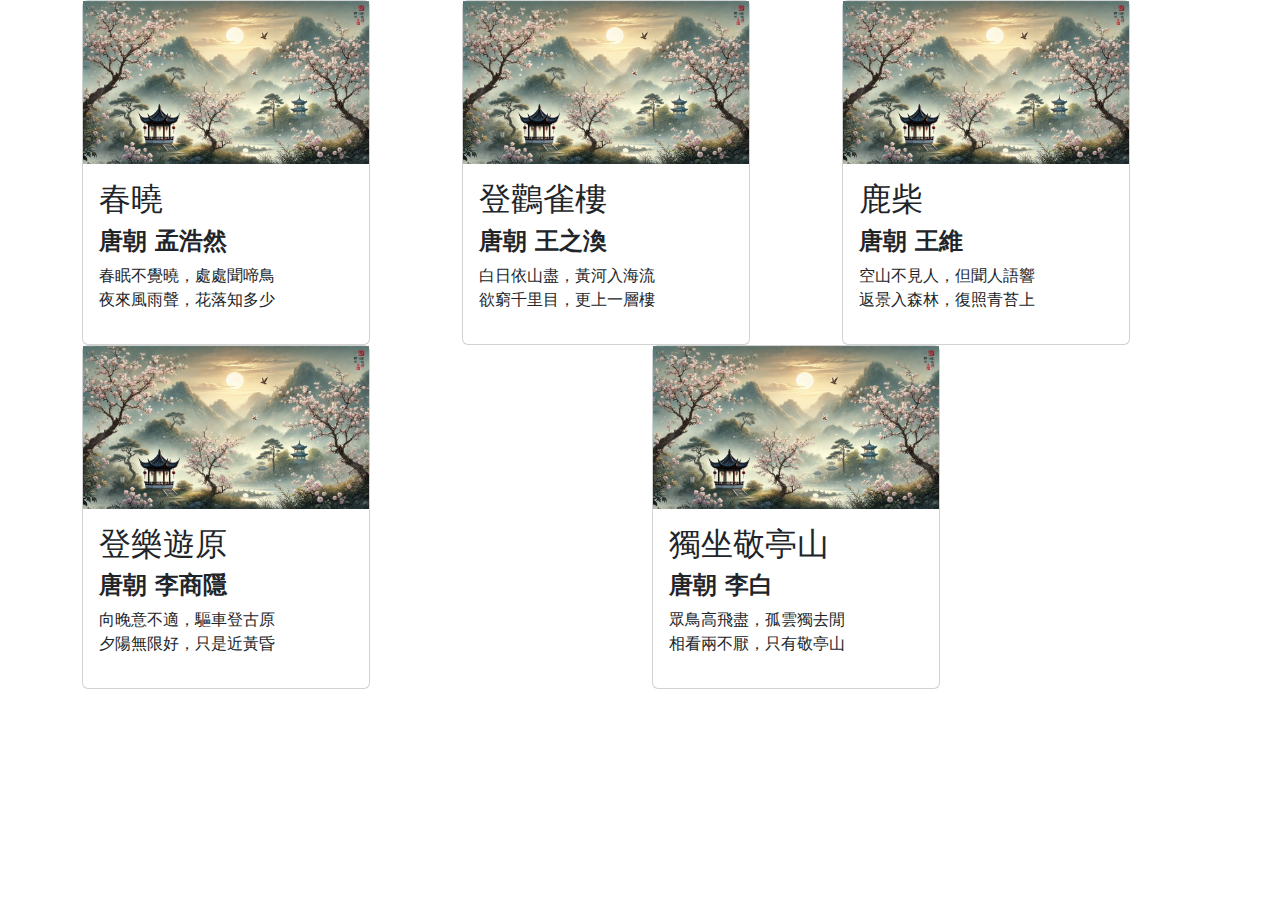
<file: 1105/index.html>
<!DOCTYPE html>
<html>

<head>
	<meta charset='utf-8'>
	<meta nanme="viewport" content="width=device-width, initial-scale=1>
		<link rel=" preconnect" href="https://fonts.googleapis.com">
	<link rel="preconnect" href="https://fonts.gstatic.com" crossorigin>
	<link href="https://fonts.googleapis.com/css2?family=LXGW+WenKai+Mono+TC&display=swap" rel="stylesheet">
	<link href="https://cdn.jsdelivr.net/npm/bootstrap@5.3.3/dist/css/bootstrap.min.css" rel="stylesheet"
		integrity="sha384-QWTKZyjpPEjISv5WaRU9OFeRpok6YctnYmDr5pNlyT2bRjXh0JMhjY6hW+ALEwIH" crossorigin="anonymous">
	<script src="https://cdn.jsdelivr.net/npm/bootstrap@5.3.3/dist/js/bootstrap.bundle.min.js"
		integrity="sha384-YvpcrYf0tY3lHB60NNkmXc5s9fDVZLESaAA55NDzOxhy9GkcIdslK1eN7N6jIeHz"
		crossorigin="anonymous"></script>
	<title>Linda</title>
</head>

<body>

	<div class="container">
		<div class="row">
			<div class="col">
				<div class="card" style="width: 18rem;">
					<img src='img_avatar.png' style='width: 100%'>
					<div class="card-body">
						<h2>春曉</h2>
						<h4><b>唐朝 孟浩然</b></h4>
						<p>春眠不覺曉，處處聞啼鳥<br />

							夜來風雨聲，花落知多少</p>

					</div>
				</div>
			</div>

			<div class="col">
				<div class="card" style="width: 18rem;">
					<img src='img_avatar.png' style='width: 100%'>
					<div class="card-body">
						<h2>登鸛雀樓</h2>
						<h4><b>唐朝 王之渙</b></h4>
						<p>白日依山盡，黃河入海流<br />

							欲窮千里目，更上一層樓</p>
					</div>
				</div>


			</div>


			<div class="col">
				<div class="card" style="width: 18rem;">
					<img src='img_avatar.png' style='width: 100%'>
					<div class="card-body">
						<h2>鹿柴</h2>
						<h4><b>唐朝 王維</b></h4>
						<p>空山不見人，但聞人語響<br />

							返景入森林，復照青苔上</p>
					</div>
				</div>
            </div>
				<div class="col">
					<div class="card" style="width: 18rem;">
						<img src='img_avatar.png' style='width: 100%'>
						<div class="card-body">
							<h2>登樂遊原</h2>
							<h4><b>唐朝 李商隱</b></h4>
							<p>向晚意不適，驅車登古原<br />

								夕陽無限好，只是近黃昏</p>

						</div>
					</div>
                </div>
					<div class="col">
						<div class="card" style="width: 18rem;">
							<img src='img_avatar.png' style='width: 100%'>
							<div class="card-body">
								<h2>獨坐敬亭山</h2>
								<h4><b>唐朝 李白</b></h4>
								<p>眾鳥高飛盡，孤雲獨去閒<br />

									相看兩不厭，只有敬亭山</p>

							</div>
						</div>
                    </div>
</body>


</div>
</div>
</div>



</body>

</html>
</file>
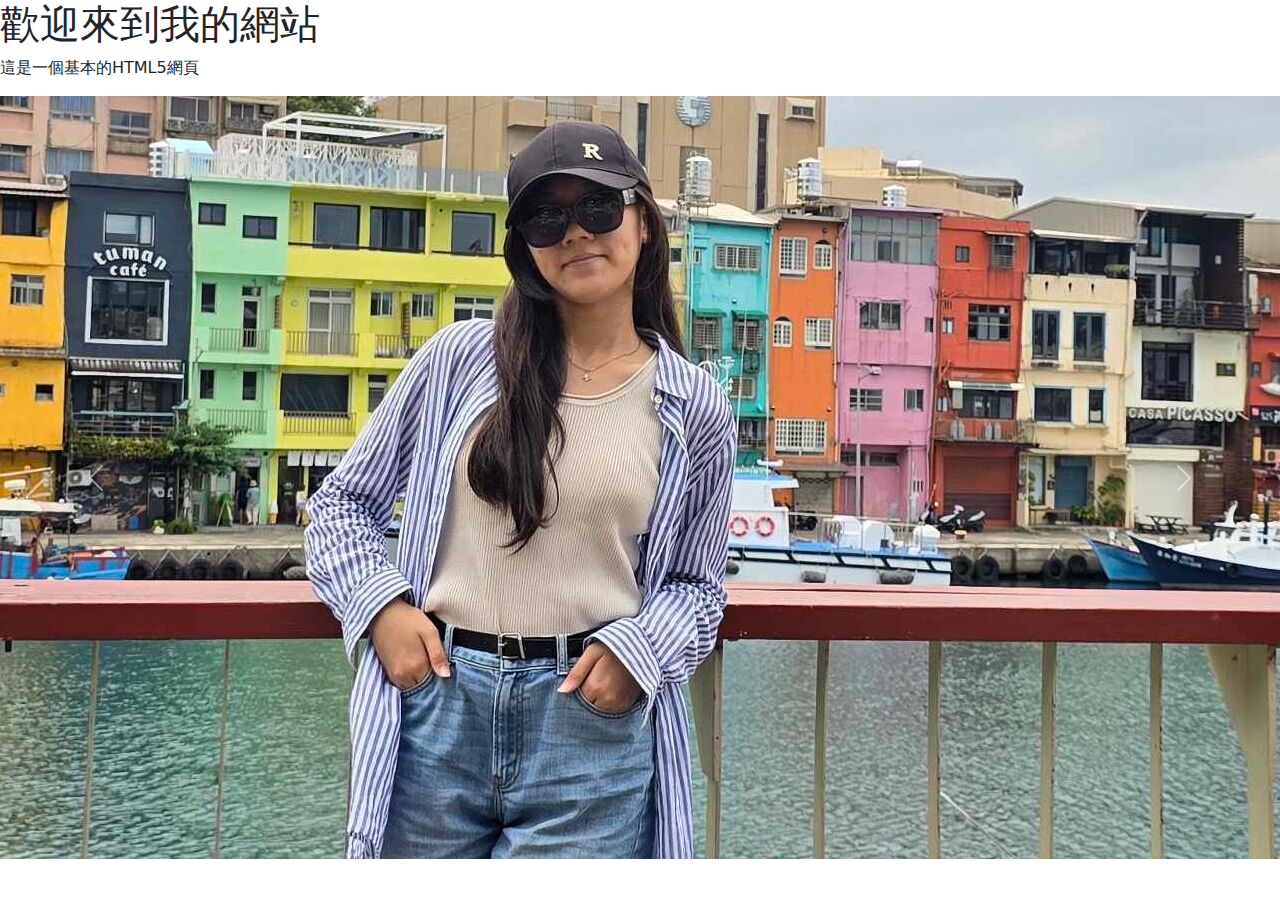
<file: 1112/index.html>
<!DOCTYPE html>
<html lang=""zh-Hant"></html>
<head>
    <meta charset="UTF-8">
    <meta name="viewpoint" content="width=device=width, initial-scale=1.0">
    <title>基本HTML5網頁</title>
    <link href="https://cdn.jsdelivr.net/npm/bootstrap@5.3.3/dist/css/bootstrap.min.css" rel="stylesheet" integrity="sha384-QWTKZyjpPEjISv5WaRU9OFeRpok6YctnYmDr5pNlyT2bRjXh0JMhjY6hW+ALEwIH" crossorigin="anonymous">
    <script src="https://cdn.jsdelivr.net/npm/bootstrap@5.3.3/dist/js/bootstrap.bundle.min.js" integrity="sha384-YvpcrYf0tY3lHB60NNkmXc5s9fDVZLESaAA55NDzOxhy9GkcIdslK1eN7N6jIeHz" crossorigin="anonymous"></script>


</head>
<body>
    <h1>歡迎來到我的網站</h1>
    <p>這是一個基本的HTML5網頁</p>
    <div id="carouselExample" class="carousel slide">
        <div class="carousel-inner">
          <div class="carousel-item active">
            <img src="1.jpg" class="d-block w-100" alt="...">
          </div>
          <div class="carousel-item">
            <img src="2.jpg" class="d-block w-100" alt="...">
          </div>
          <div class="carousel-item">
            <img src="3.jpg" class="d-block w-100" alt="...">
          </div>
          <div class="carousel-item">
            <img src="4.jpg" class="d-block w-100" alt="...">
          </div>
          <div class="carousel-item">
            <img src="5.jpg" class="d-block w-100" alt="...">
          </div>
        </div>
        <button class="carousel-control-prev" type="button" data-bs-target="#carouselExample" data-bs-slide="prev">
          <span class="carousel-control-prev-icon" aria-hidden="true"></span>
          <span class="visually-hidden">Previous</span>
        </button>
        <button class="carousel-control-next" type="button" data-bs-target="#carouselExample" data-bs-slide="next">
          <span class="carousel-control-next-icon" aria-hidden="true"></span>
          <span class="visually-hidden">Next</span>
        </button>
      </div>
</body>
</html>
</file>
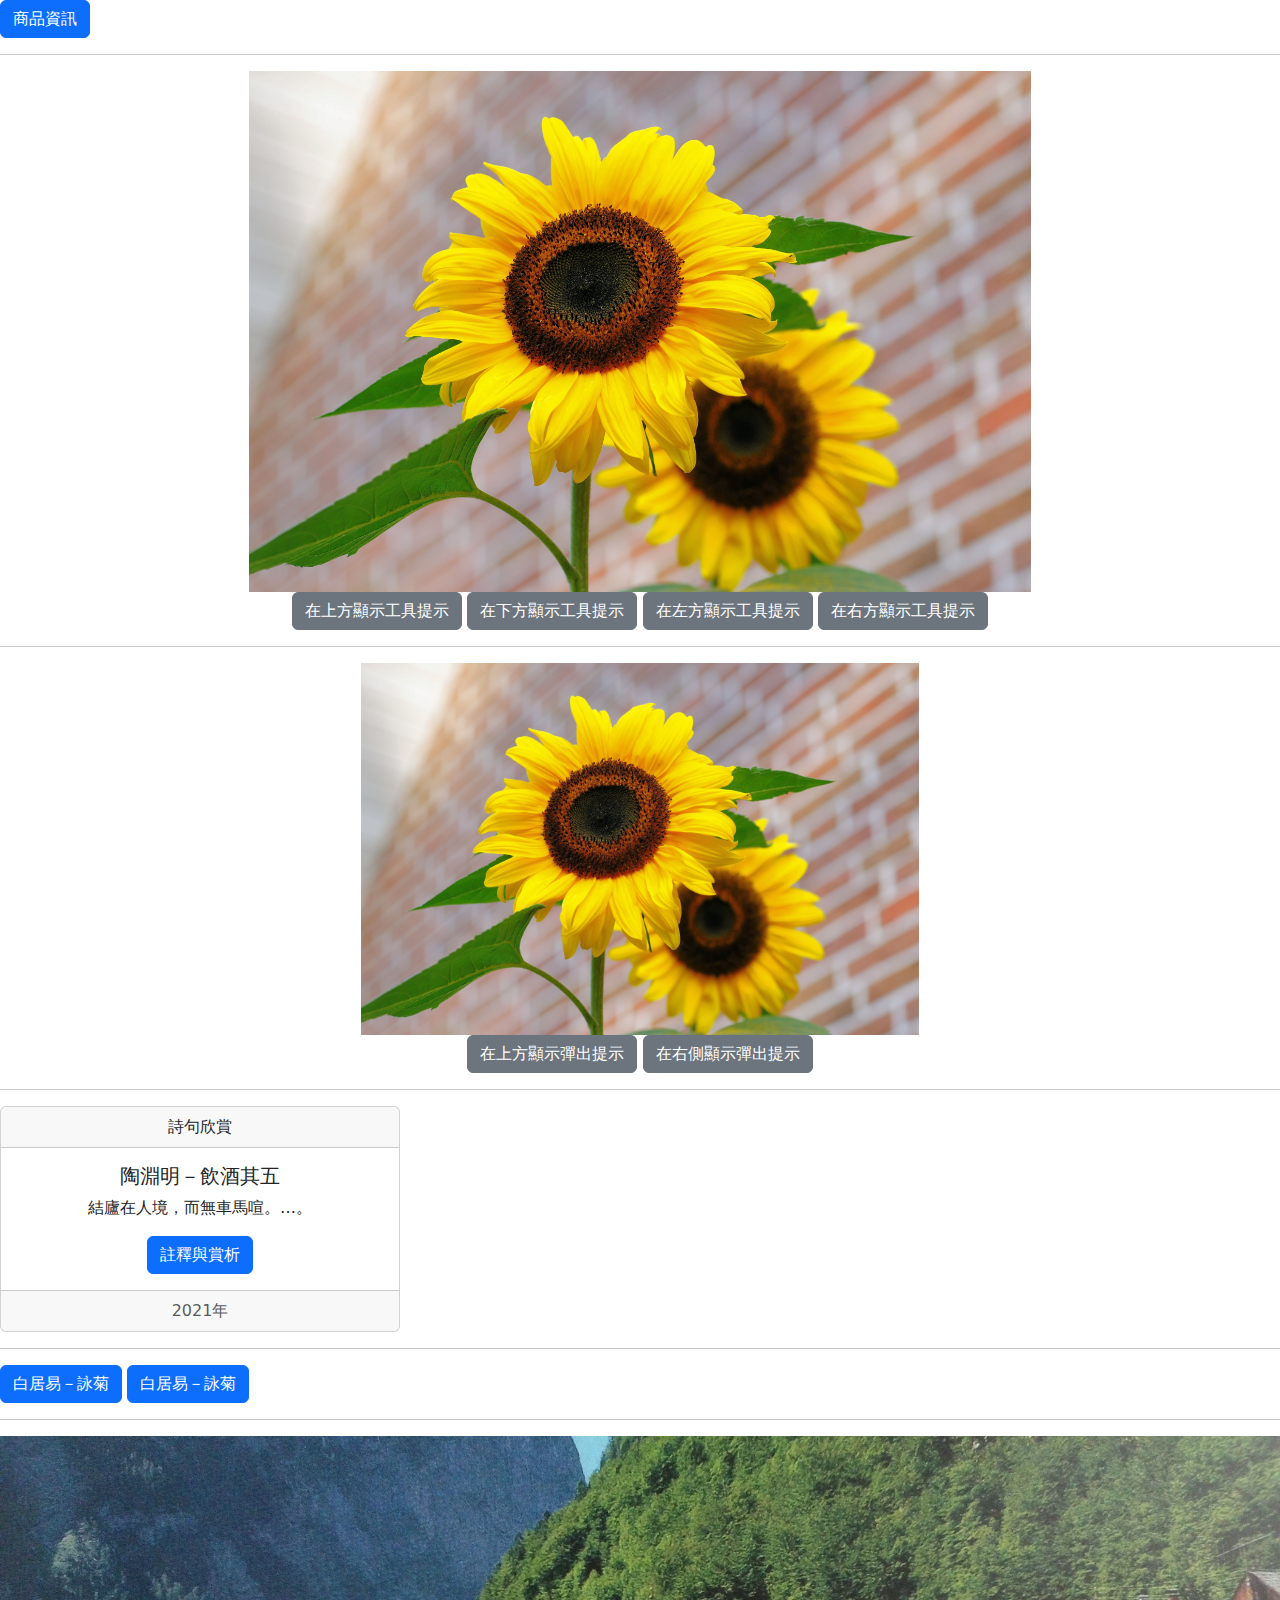
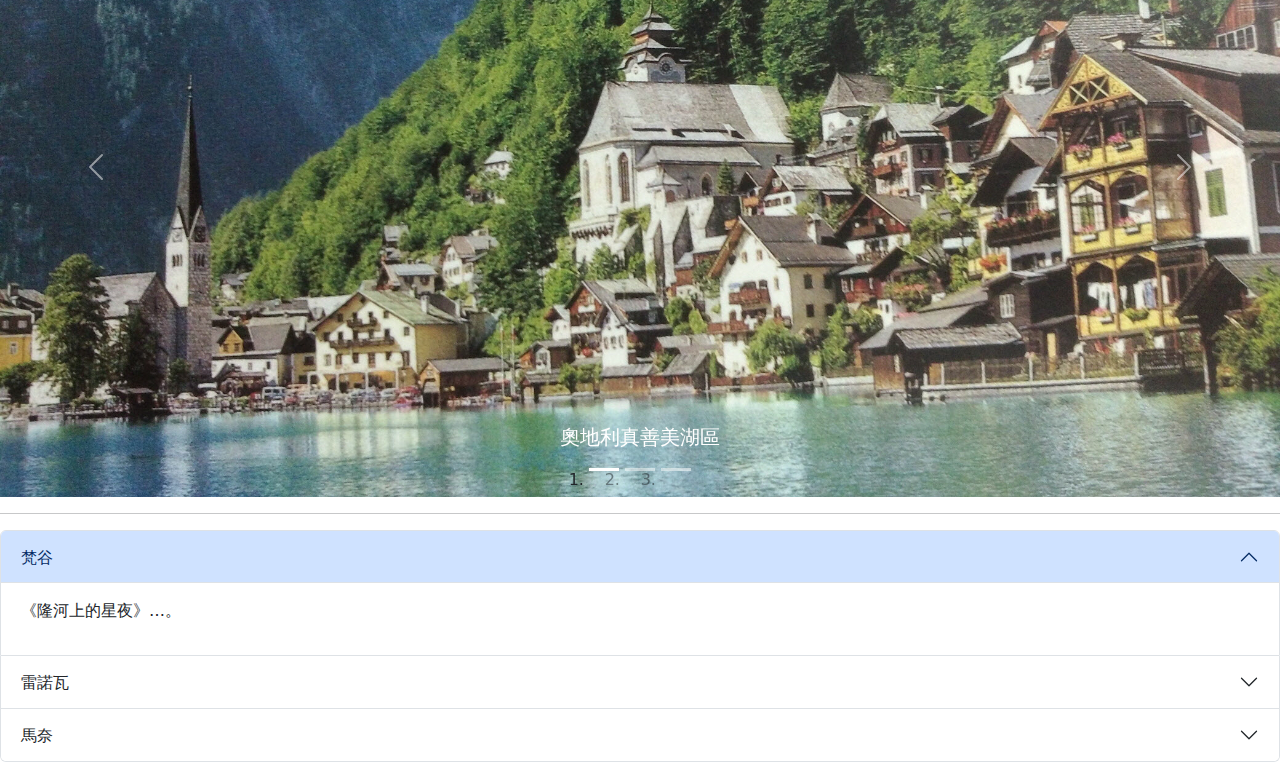
<file: 1203/index.html>
<!DOCTYPE html>
<html lanf="zh-Hant">

</html>

<head>
    <meta charset="UTF-8">
    <meta name="viewpoint" content="width=device-width, initial-scale=1.0">
    <title>1203</title>
    <link href="https://cdn.jsdelivr.net/npm/bootstrap@5.3.3/dist/css/bootstrap.min.css" rel="stylesheet"
        integrity="sha384-QWTKZyjpPEjISv5WaRU9OFeRpok6YctnYmDr5pNlyT2bRjXh0JMhjY6hW+ALEwIH" crossorigin="anonymous">
    <script src="https://cdn.jsdelivr.net/npm/bootstrap@5.3.3/dist/js/bootstrap.bundle.min.js"
        integrity="sha384-YvpcrYf0tY3lHB60NNkmXc5s9fDVZLESaAA55NDzOxhy9GkcIdslK1eN7N6jIeHz"
        crossorigin="anonymous"></script>
</head>

<body>
    <!-- 觸發互動視窗的按鈕 -->
    <button type="button" class="btn btn-primary" data-bs-toggle="modal" data-bs-target="#myModal">商品資訊</button>
    <!-- 互動視窗 -->
    <div class="modal fade" id="myModal" tabindex="-1">
        <div class="modal-dialog">
            <div class="modal-content">
                <div class="modal-header">
                    <h3 class="modal-title">夢幻水晶香檳杯</h3>
                    <button type="button" class="btn-close" data-bs-dismiss="modal"></button>
                </div>
                <div class="modal-body">
                    <img src="cup.jpg" width="50%" class="img-fluid">
                    <p class="h3 text-end">$30.0</p>
                </div>
                <div class="modal-footer">
                    <button type="button" class="btn btn-primary">放入購物車</button>
                </div>
            </div>
        </div>
    </div>

    <hr>

    <div class="container text-center">
        <img src="flowers3.jpg" width="70%" class="img-fluid"><br>
        <button type="button" class="btn btn-secondary" data-bs-toggle="tooltip" data-bs-placement="top"
            title="太陽花">在上方顯示工具提示</button>
        <button type="button" class="btn btn-secondary" data-bs-toggle="tooltip" data-bs-placement="bottom"
            title="太陽花">在下方顯示工具提示</button>
        <button type="button" class="btn btn-secondary" data-bs-toggle="tooltip" data-bs-placement="left"
            title="太陽花">在左方顯示工具提示</button>
        <button type="button" class="btn btn-secondary" data-bs-toggle="tooltip" data-bs-placement="right"
            title="太陽花">在右方顯示工具提示</button>
    </div>

    <script>
        var tooltipTriggerList = [].slice.call(document.querySelectorAll('[data-bs-toggle="tooltip"]'));
        var tooltipList = tooltipTriggerList.map(function (tooltipTriggerEl) {
            return new bootstrap.Tooltip(tooltipTriggerEl)
        });
    </script>

    <hr>

    <div class="container text-center">
        <img src="flowers3.jpg" width="50%" class="img-fluid"><br>
        <button type="button" class="btn btn-secondary" data-bs-container="body" data-bs-toggle="popover"
            data-bs-placement="top" data-bs-content="太陽花">
            在上方顯示彈出提示</button>

        <button type="button" class="btn btn-secondary" title="圖片標題" data-bs-toggle="popover" data-bs-placement="right"
            data-bs-content="太陽花">
            在右側顯示彈出提示</button>
    </div>
    <script>
        var popoverTriggerList = [].slice.call(document.querySelectorAll('[data-bs-toggle="popover"]'));
        var popoverList = popoverTriggerList.map(function (popoverTriggerEl) {
            return new bootstrap.Popover(popoverTriggerEl)
        });
    </script>

    <hr>

    <div class="card text-center" style="width: 400px;">
        <div class="card-header">詩句欣賞</div>
        <div class="card-body">
            <h5 class="card-title">陶淵明－飲酒其五</h5>
            <p class="card-text">結廬在人境，而無車馬喧。…。</p>
            <a href="#" class="btn btn-primary">註釋與賞析</a>
        </div>
        <div class="card-footer text-muted">2021年</div>
    </div>

    <hr>

    <p>
        <a class="btn btn-primary" data-bs-toggle="collapse" href="#collapseContent">
            白居易－詠菊</a>
        <button class="btn btn-primary" type="button" data-bs-toggle="collapse"
            data-bs-target="#collapseContent">白居易－詠菊</button>
    </p>
    <div class="collapse" id="collapseContent">
        <div class="card card-body">
            夜新霜著瓦輕，芭蕉新折敗荷傾。耐寒唯有東籬菊，金粟初開曉更清。
        </div>
    </div>

    <hr>

    <div id="myCarousel" class="carousel slide" data-bs-ride="carousel">
        <!-- 輪播指示 -->
        <ol class="carousel-indicators">
            <li data-bs-target="#myCarousel" data-bs-slide-to="0" class="active"></li>
            <li data-bs-target="#myCarousel" data-bs-slide-to="1"></li>
            <li data-bs-target="#myCarousel" data-bs-slide-to="2"></li>
        </ol>
        <!-- 輪播內容 -->
        <div class="carousel-inner">
            <div class="carousel-item active">
                <img src="photo1.jpg" class="d-block w-100" alt="真善美湖區">
                <div class="carousel-caption d-none d-md-block">
                    <h5>奧地利真善美湖區</h5>
                </div>
            </div>
            <div class="carousel-item">
                <img src="photo2.jpg" class="d-block w-100" alt="熊布朗宮">
                <div class="carousel-caption d-none d-md-block">
                    <h5>奧地利熊布朗宮</h5>
                </div>
            </div>
            <div class="carousel-item">
                <img src="photo3.jpg" class="d-block w-100" alt="雪的美術館">
                <div class="carousel-caption d-none d-md-block">
                    <h5>北海道雪的美術館</h5>
                </div>
            </div>
        </div>
        <!-- 輪播控制 -->
        <a class="carousel-control-prev" href="#myCarousel" data-bs-slide="prev">
            <span class="carousel-control-prev-icon"></span>
            <span class="visually-hidden">Previous</span></a>
        <a class="carousel-control-next" href="#myCarousel" data-bs-slide="next">
            <span class="carousel-control-next-icon"></span>
            <span class="visually-hidden">Next</span></a>
    </div>

    <hr>

    <div class="accordion" id="myAccordion">
        <div class="accordion-item">
            <h2 class="accordion-header" id="heading1">
                <button type="button" class="accordion-button" data-bs-toggle="collapse"
                    data-bs-target="#collapse1">梵谷</button>
            </h2>
            <div id="collapse1" class="accordion-collapse collapse show" data-bs-parent="#myAccordion">
                <div class="accordion-body">
                    <p>《隆河上的星夜》…。</p>
                </div>
            </div>
        </div>
        <div class="accordion-item">
            <h2 class="accordion-header" id="heading2">
                <button type="button" class="accordion-button collapsed" data-bs-toggle="collapse"
                    data-bs-target="#collapse2">雷諾瓦</button>
            </h2>
            <div id="collapse2" class="accordion-collapse collapse" data-bs-parent="#myAccordion">
                <div class="accordion-body">
                    <p>《煎餅磨坊的舞會》…。</p>
                </div>
            </div>
        </div>
        <div class="accordion-item">
            <h2 class="accordion-header" id="heading3">
                <button type="button" class="accordion-button collapsed" data-bs-toggle="collapse"
                    data-bs-target="#collapse3">馬奈</button>
            </h2>
            <div id="collapse3" class="accordion-collapse collapse" data-bs-parent="#myAccordion">
                <div class="accordion-body">
                    <p>《草地上的午餐》…。</p>
                </div>
            </div>
        </div>
    </div>

</body>
</file>
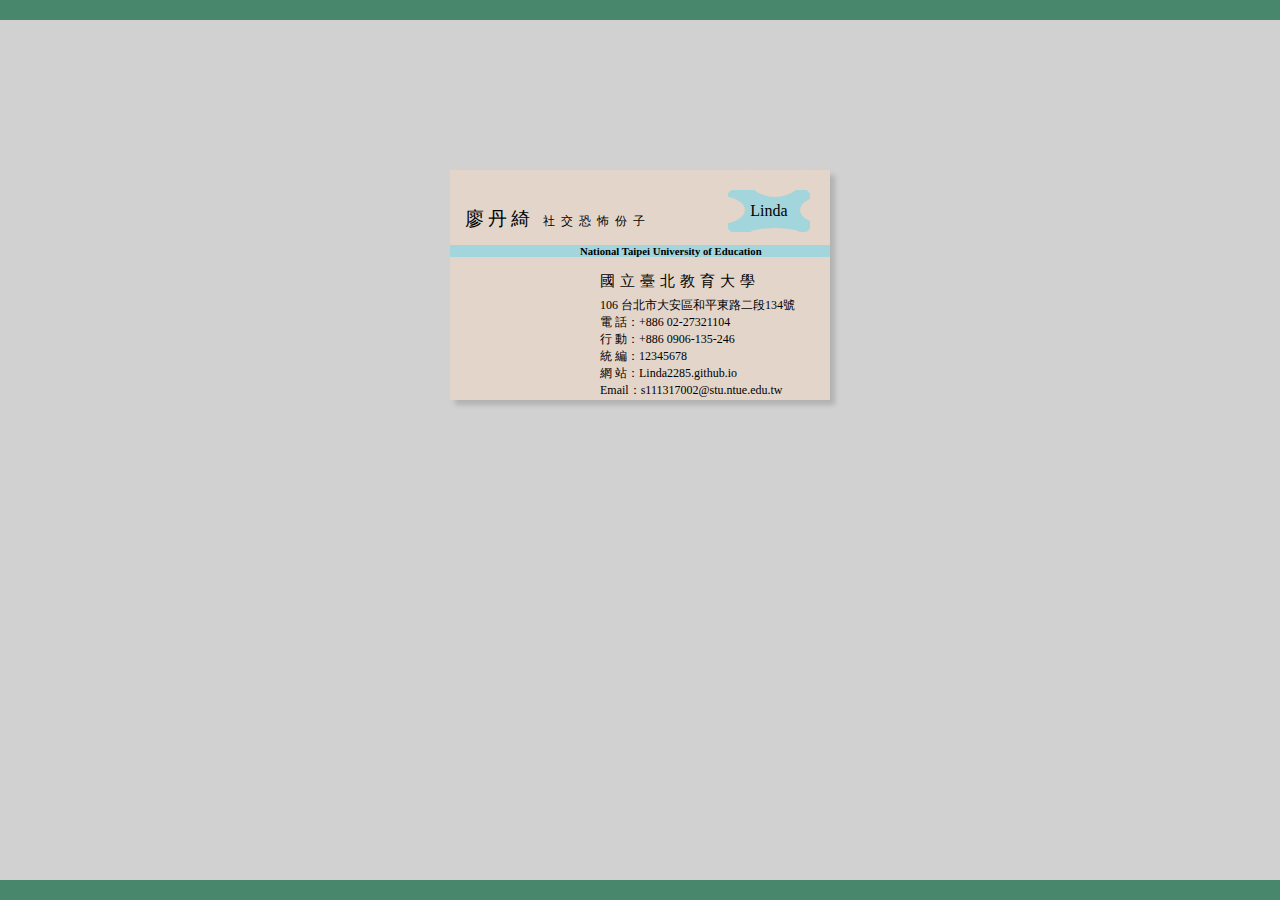
<file: 1008/1008_namecard.html>
<!DOCTYPE html>

<html>

	<head>
		<meta charset="utf-8">
		<title>LINDA'S NAMECARD</title>
		<link href="1008_namecard.css" rel="stylesheet" type="text/css">
	</head>
	
	<body>		
		<div class="namecard">
		  
		  <h2>廖丹綺
			<span>社交恐怖份子</span>
		  </h2>
		  <h6>National Taipei University of Education</h6>
		  <div class="company">國立臺北教育大學</div>
		  <p>106 台北市大安區和平東路二段134號<br>
			電 話：+886 02-27321104<br>
			行 動：+886 0906-135-246<br>
			統 編：12345678<br>
			網 站：Linda2285.github.io<br>
			Email：s111317002@stu.ntue.edu.tw<br>
		  </p>
		  <div class="mark">Linda</div>
		  <div class="circle circle1"></div>
		  <div class="circle circle2"></div>
		  <div class="circle circle3"></div>
		  <div class="circle circle4"></div>
		</div>
	</body>


</html>
</file>
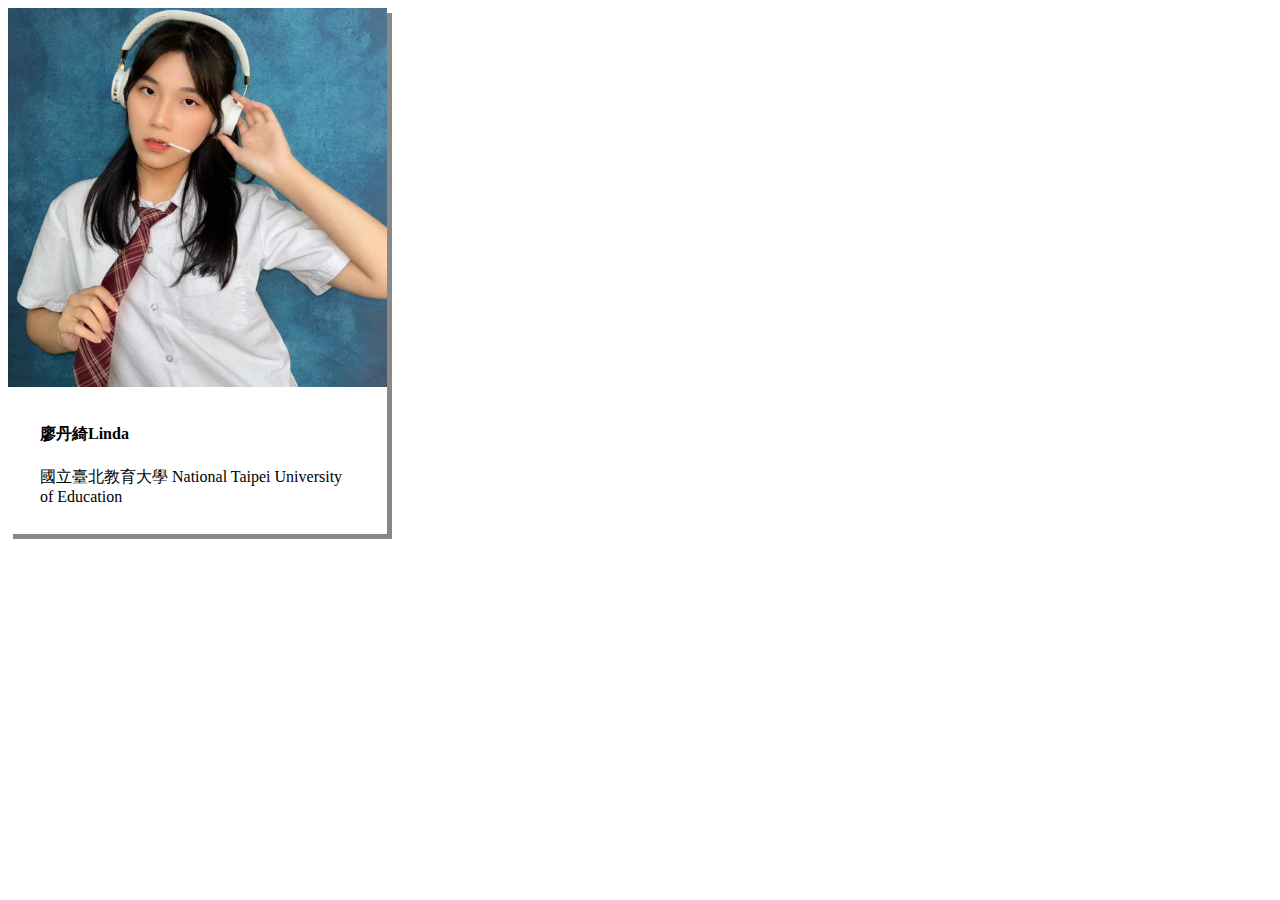
<file: 1015/1015.html>
<!DOCTYPE HTML>

<html>

    <head>
	    <meta charset='utf-8'>
		<title>Linda</title>

        <style>
		
		    .card{
			    width: 30%;
			    box-shadow: 5px 5px #888888;
			}
			
			
			
			
			.container{
			    padding: 12px 32px;
			}
			
		
		
		
	    </style>
		
	</head>
	    
	
	<body>
	    <div class='card'>
		     <img src='img_avatar.png' style='width: 100%'>
			 <div class='container'>
			      <h4>廖丹綺Linda</h4>
				  <p> 國立臺北教育大學 National Taipei University of Education</p>
	        </div>
        </div>	
	</body>


</html>
</file>
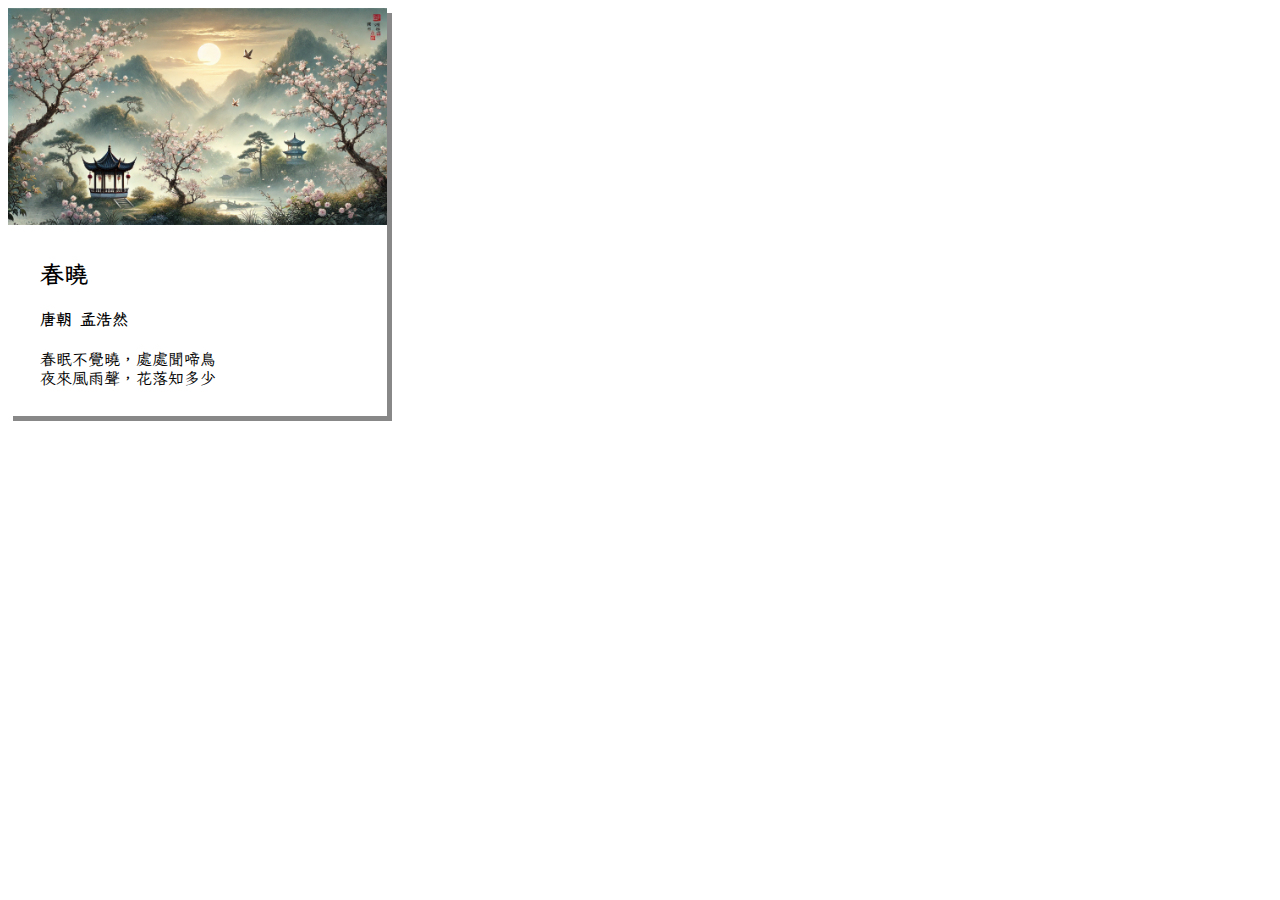
<file: 1022/1022.html>
<!DOCTYPE html>
<html>
     
	 <head>
	    <meta charset='utf-8'>
		<meta nanme="viewport" content="width=device-width, initial-scale=1>
		<link rel="preconnect" href="https://fonts.googleapis.com">
<link rel="preconnect" href="https://fonts.gstatic.com" crossorigin>
<link href="https://fonts.googleapis.com/css2?family=LXGW+WenKai+Mono+TC&display=swap" rel="stylesheet">
        <title>Linda</title>
		
		<style>
    .card{
			    width: 30%;
			    box-shadow: 5px 5px #888888;
			}
			
			
			
			
			.container{
			    padding: 12px 32px;
			}
.lxgw-wenkai-mono-tc-regular {
  font-family: "LXGW WenKai Mono TC", monospace;
  font-weight: 400;
  font-style: normal;
}
       </style>

	</head>
	
	<body>
	
	    <div class='card'>
		     <img src='img_avatar.png' style='width: 100%'>
			 <div class='container lxgw-wenkai-mono-tc-regular'>
			  <h2>春曉</h2>
			  <h4><b>唐朝 孟浩然</b></h4>
			  <p>春眠不覺曉，處處聞啼鳥<br />

夜來風雨聲，花落知多少</p>

             </div>
		</div>

    </body>
</html>
</file>
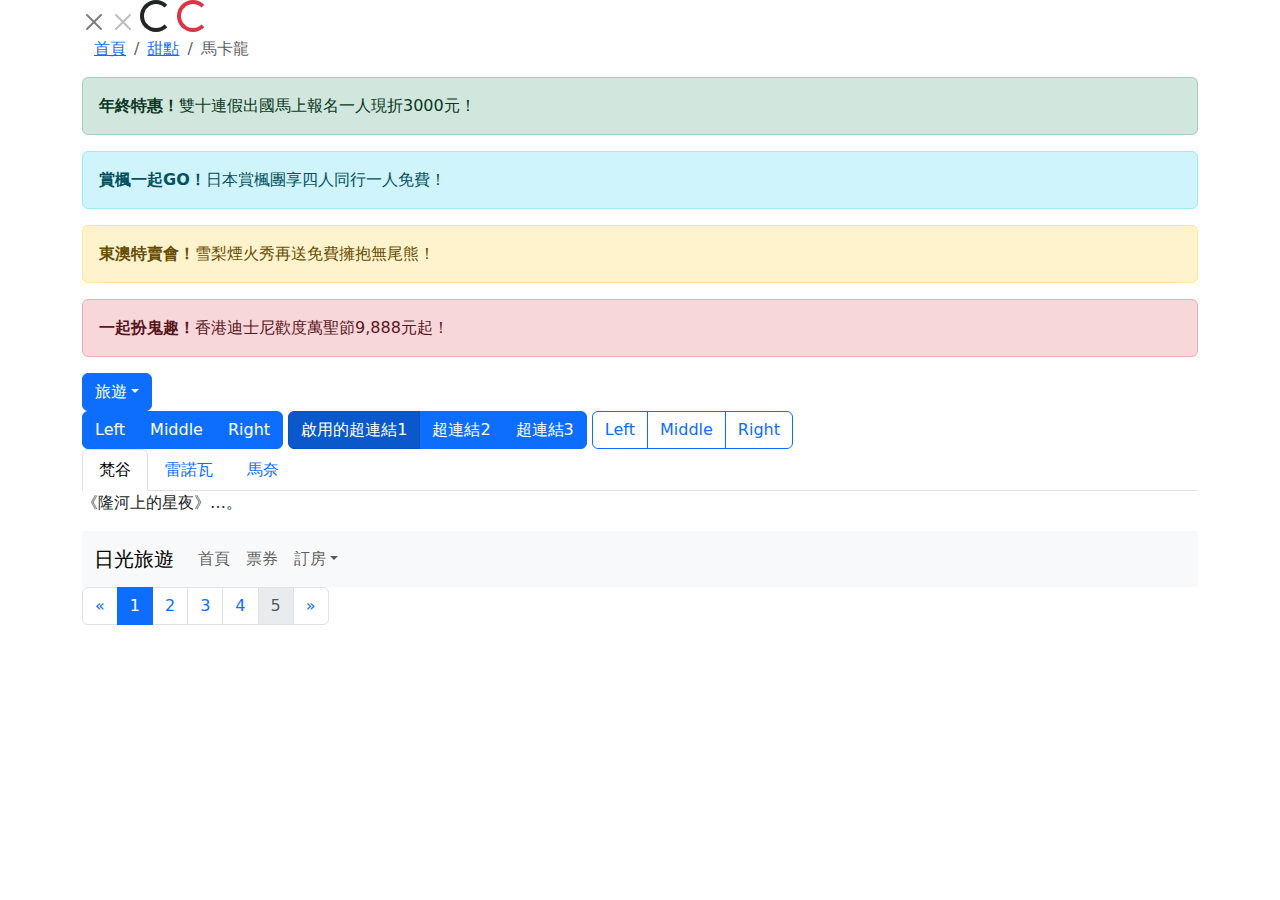
<file: 1126/1126.html>
<!DOCTYPE html>
<html>
     
	 <head>
	    <meta charset='utf-8'>
		<link href="https://cdn.jsdelivr.net/npm/bootstrap@5.3.3/dist/css/bootstrap.min.css" rel="stylesheet" integrity="sha384-QWTKZyjpPEjISv5WaRU9OFeRpok6YctnYmDr5pNlyT2bRjXh0JMhjY6hW+ALEwIH" crossorigin="anonymous">
		<script src="https://cdn.jsdelivr.net/npm/bootstrap@5.3.3/dist/js/bootstrap.bundle.min.js" integrity="sha384-YvpcrYf0tY3lHB60NNkmXc5s9fDVZLESaAA55NDzOxhy9GkcIdslK1eN7N6jIeHz" crossorigin="anonymous"></script>	
        <title>Linda</title>
	</head>
	
	<body>
	  <div class="container">
		<button type="button" class="btn-close"></button>
		<button type="button" class="btn-close" disabled></button>

        <div class="spinner-border">
			<span class="visually-hidden">Loading...</span>
		</div>
		<div class="spinner-border text-danger">
			<span class="visually-hidden">Loading...</span>
		</div>
		  
		  <div class="container">
			<ul class="breadcrumb">
			  <li class="breadcrumb-item"><a href="#">首頁</a></li>
			  <li class="breadcrumb-item"><a href="#">甜點</a></li>
			  <li class="breadcrumb-item active">馬卡龍</li>
			</ul>
		  </div>		  
	   
		  <div class="alert alert-success" role="alert">
			<strong>年終特惠！</strong>雙十連假出國馬上報名一人現折3000元！
		  </div>
		  <div class="alert alert-info" role="alert">
			<strong>賞楓一起GO！</strong>日本賞楓團享四人同行一人免費！
		  </div>
			<div class="alert alert-warning" role="alert">
			  <strong>東澳特賣會！</strong>雪梨煙火秀再送免費擁抱無尾熊！
		  </div>
		  <div class="alert alert-danger" role="alert">
			<strong>一起扮鬼趣！</strong>香港迪士尼歡度萬聖節9,888元起！
		  </div>

		  <div class="dropdown">
			<button class="btn btn-primary dropdown-toggle" type="button" 
			  data-bs-toggle="dropdown">旅遊</button>
			<ul class="dropdown-menu">
			  <li><h4 class="dropdown-header">國外旅遊</h4></li>
			  <li><a class="dropdown-item " href="#">國外團體</a></li>
			  <li><a class="dropdown-item " href="#">國外自由行</a></li>
			  <li><hr class="dropdown-divider"></li>
			  <li><h4 class="dropdown-header">國內旅遊</h4></li>
			  <li><a class="dropdown-item " href="#">國內團體</a></li>
			  <li><a class="dropdown-item " href="#">國內自由行</a></li>
			</ul>
		  </div>

		  <div class="btn-group" role="group">
			<button type="button" class="btn btn-primary">Left</button>
			<button type="button" class="btn btn-primary">Middle</button>
			<button type="button" class="btn btn-primary">Right</button>
		  </div>
		  
		  <div class="btn-group" role="group">
			<a href="#" class="btn btn-primary active">啟用的超連結1</a>
			<a href="#" class="btn btn-primary">超連結2</a>
			<a href="#" class="btn btn-primary">超連結3</a>
		  </div>
		  
		  <div class="btn-group" role="group">
			<button type="button" class="btn btn-outline-primary">Left</button>
			<button type="button" class="btn btn-outline-primary">Middle</button>
			<button type="button" class="btn btn-outline-primary">Right</button>
		  </div>
        
	<!-- 導覽元件 -->
        <ul class="nav nav-tabs" id="myTab">
	       <li class="nav-item"><a class="nav-link active" data-bs-toggle="tab" href="#tab1">梵谷</a></li>
	       <li class="nav-item"><a class="nav-link" data-bs-toggle="tab" href="#tab2">雷諾瓦</a></li>
	       <li class="nav-item"><a class="nav-link" data-bs-toggle="tab" href="#tab3">馬奈</a></li>
        </ul>
   <!-- 標籤頁內容 -->
  <div class="tab-content" id="myTabContent">
	<div class="tab-pane fade show active" id="tab1"><p>《隆河上的星夜》…。</p></div>
	<div class="tab-pane fade" id="tab2"><p>《煎餅磨坊的舞會》…。</p></div>
	<div class="tab-pane fade" id="tab3"><p>《草地上的午餐》…。</p></div>
  </div>

  <nav class="navbar navbar-light bg-light navbar-expand-md">
	<div class="container-fluid">
	  <a class="navbar-brand" href="#">日光旅遊</a>
	  <button class="navbar-toggler" type="button" data-bs-toggle="collapse" 
		data-bs-target="#navbar1"><span class="navbar-toggler-icon"></span></button>
	  <div class="collapse navbar-collapse" id="navbar1">
		<ul class="navbar-nav me-auto">
		  <li class="nav-item active"><a class="nav-link" href="#">首頁</a></li>
		  <li class="nav-item"><a class="nav-link" href="#">票券</a></li>
		  <li class="nav-item dropdown">
			<a class="nav-link dropdown-toggle" href="#" data-bs-toggle="dropdown">訂房</a>
			<div class="dropdown-menu">
			  <a class="dropdown-item" href="#">國內訂房</a>
			  <a class="dropdown-item" href="#">國外訂房</a>
			</div>
		  </li>
		</ul>
	  </div>
	</div>
  </nav>


  <nav>
	<ul class="pagination">
	  <li class="page-item"><a class="page-link" href="#"><span>&laquo;</span></a></li>
	  <li class="page-item active"><a class="page-link" href="#">1</a></li>
	  <li class="page-item"><a class="page-link" href="#">2</a></li>
	  <li class="page-item"><a class="page-link" href="#">3</a></li>
	  <li class="page-item"><a class="page-link" href="#">4</a></li>
	  <li class="page-item disabled"><a class="page-link" href="#">5</a></li>
	  <li class="page-item"><a class="page-link" href="#"><span>&raquo;</span></a></li>
	</ul>
  </nav>

    </body>
</html>
</file>
<file: 1008/1008_namecard.css>
@charset "utf-8";
/* CSS Document */

*{
	/* border:solid 1px ; */
	position: relative;
}

html,body{
  width:100% ;height:100% ;
  padding:0px; margin:0px;
}

body{
  background-color: #d1d1d1;
  border-top: solid 20px #48876c;
  border-bottom: solid 20px #48876c;
  box-sizing: border-box;
  overflow: hidden;
}

.namecard{
  width:380px; height:230px;
  border: solid 1px rgab(0,0,0,0.5);
  padding:0px;
  margin-left:auto;
  margin-right:auto;
  margin-top:150px;
  
  background-color:#e3d5c9;
  overflow: hidden;
  box-shadow: 5px 5px 5px rgba(0,0,0,0.15);
}

.namecard h2{
  position:absolute;
  font-size:19px;
  font-weight:550;
  color: rgba (0,0,0,0.1);
  letter-spacing:4px;
  padding-left:15px;
  padding-top:20px;
  margin-bottom:0px;
  
}

.namecard h2 span{
  font-size:12px;
  letter-spacing:6px;
  
}

.namecard h6{
  color:black;
/*   border:solid 1px #a3d5dc; */
  padding-left:130px;
  background:linear-gradient(to right, #a3d5dc, #a3d5dc);
  top:50px;
}

.company{
  font-size:15px;
  font-weight:500;
  letter-spacing:5px;
  padding-left:150px;
  top:40px;
}

.namecard p {
  position:absolute;
  font-size:12px;
  padding-left:150px;
  top:115px;
}

.mark{
  color:black;
  text-align: center;
  line-height:40px;
  position:absolute;
  top:20px;
  right:20px;
  border:solid 1px #a3d5dc;
  border-radius:5px;
  width:80px; height:40px;
  background:#a3d5dc;
}
.circle{
  width: 60px; height: 50px;
  border-radius: 100%;
  position: absolute;
  background-color:#e3d5c9
}
.circle1{
  width: 60px; height: 50px;
  top:-23px; right:25px;
}
.circle2{
  width: 60px; height: 30px;
  top:25px; right:-30px; 
}
.circle3{
  width: 50px; height: 10px;
  top:58px; right:30px;
}
.circle4{
  width: 60px; height: 30px;
  top:25px; right:85px; 
}
.title{
   font-size:300px;
  font-weight:200;
  position: absolute;
  bottom:100px;
  color: rgba(0,0,0,0.1)
}
</file>
